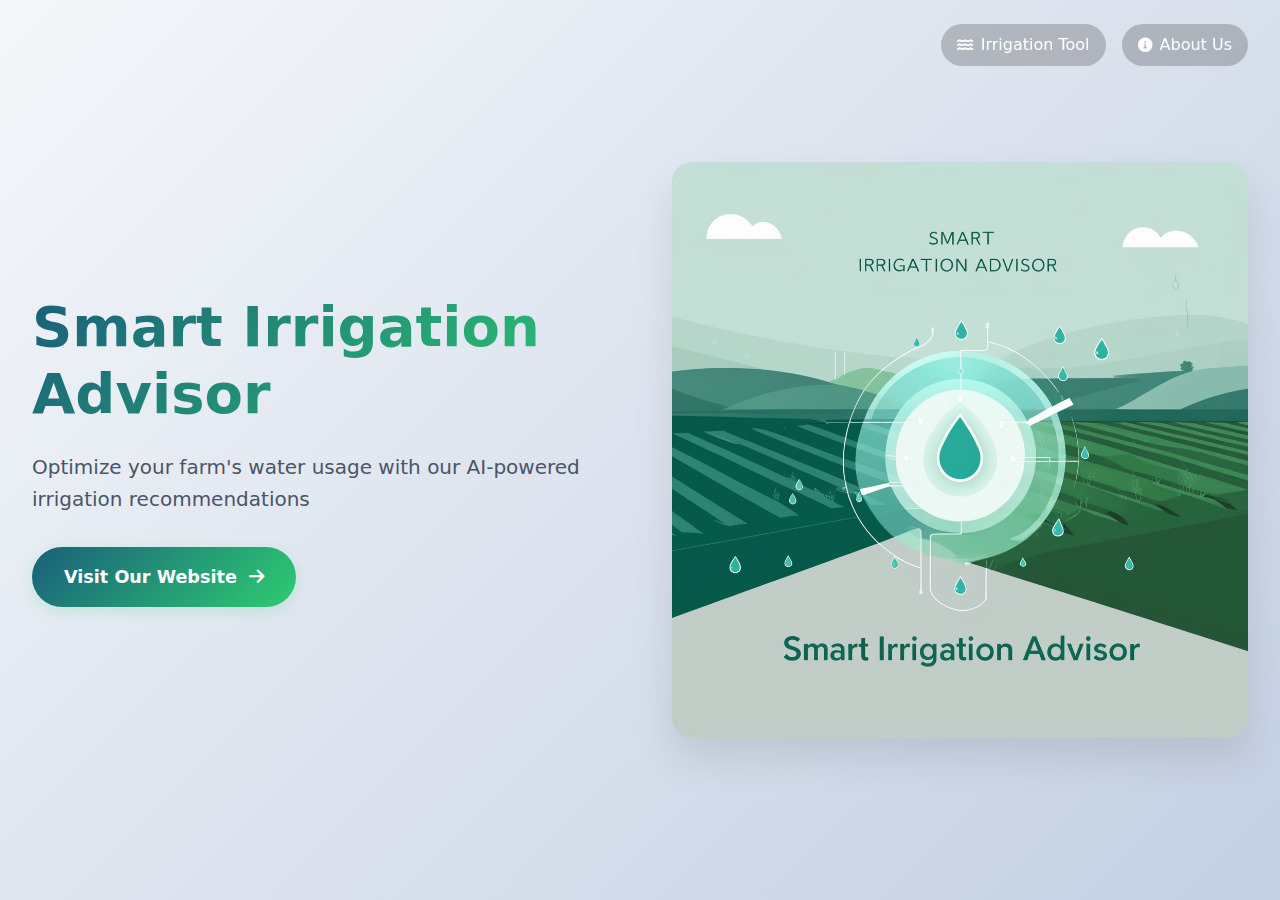
<file: index.html>
<!DOCTYPE html>
<html lang="en">
<head>
    <meta charset="UTF-8">
    <meta name="viewport" content="width=device-width, initial-scale=1.0">
    <title>Smart Irrigation Advisor - Welcome</title>
    <link rel="stylesheet" href="home.css">
    <link rel="stylesheet" href="https://cdnjs.cloudflare.com/ajax/libs/font-awesome/6.0.0/css/all.min.css">
    <style>
        /* Navigation styles */
        .nav {
            position: fixed;
            top: 0;
            left: 0;
            right: 0;
            display: flex;
            justify-content: flex-end;
            padding: 1.5rem 2rem;
            z-index: 100;
        }
        
        .nav-links {
            display: flex;
            gap: 1rem;
        }
        
        .nav-link {
            color: white;
            text-decoration: none;
            padding: 0.5rem 1rem;
            border-radius: 50px;
            background-color: rgba(0, 0, 0, 0.2);
            backdrop-filter: blur(10px);
            transition: all 0.3s ease;
            display: flex;
            align-items: center;
            gap: 0.5rem;
        }
        
        .nav-link:hover {
            background-color: rgba(0, 0, 0, 0.4);
            transform: translateY(-2px);
        }
        
        .nav-link i {
            font-size: 0.9rem;
        }
    </style>
</head>
<body>
    <!-- Navigation -->
    <div class="nav">
        <div class="nav-links">
            <a href="main.html" class="nav-link">
                <i class="fas fa-water"></i>
                Irrigation Tool
            </a>
            <a href="about.html" class="nav-link">
                <i class="fas fa-info-circle"></i>
                About Us
            </a>
        </div>
    </div>

    <div class="hero">
        <div class="hero-content">
            <h1>Smart Irrigation Advisor</h1>
            <p>Optimize your farm's water usage with our AI-powered irrigation recommendations</p>
            <a href="main.html" class="cta-button">
                <span>Visit Our Website</span>
                <i class="fas fa-arrow-right"></i>
            </a>
        </div>
        <div class="hero-image">
            <img src="img_.jpg" alt="Smart Irrigation System" class="hero-img">
        </div>
    </div>
</body>
</html>
</file>
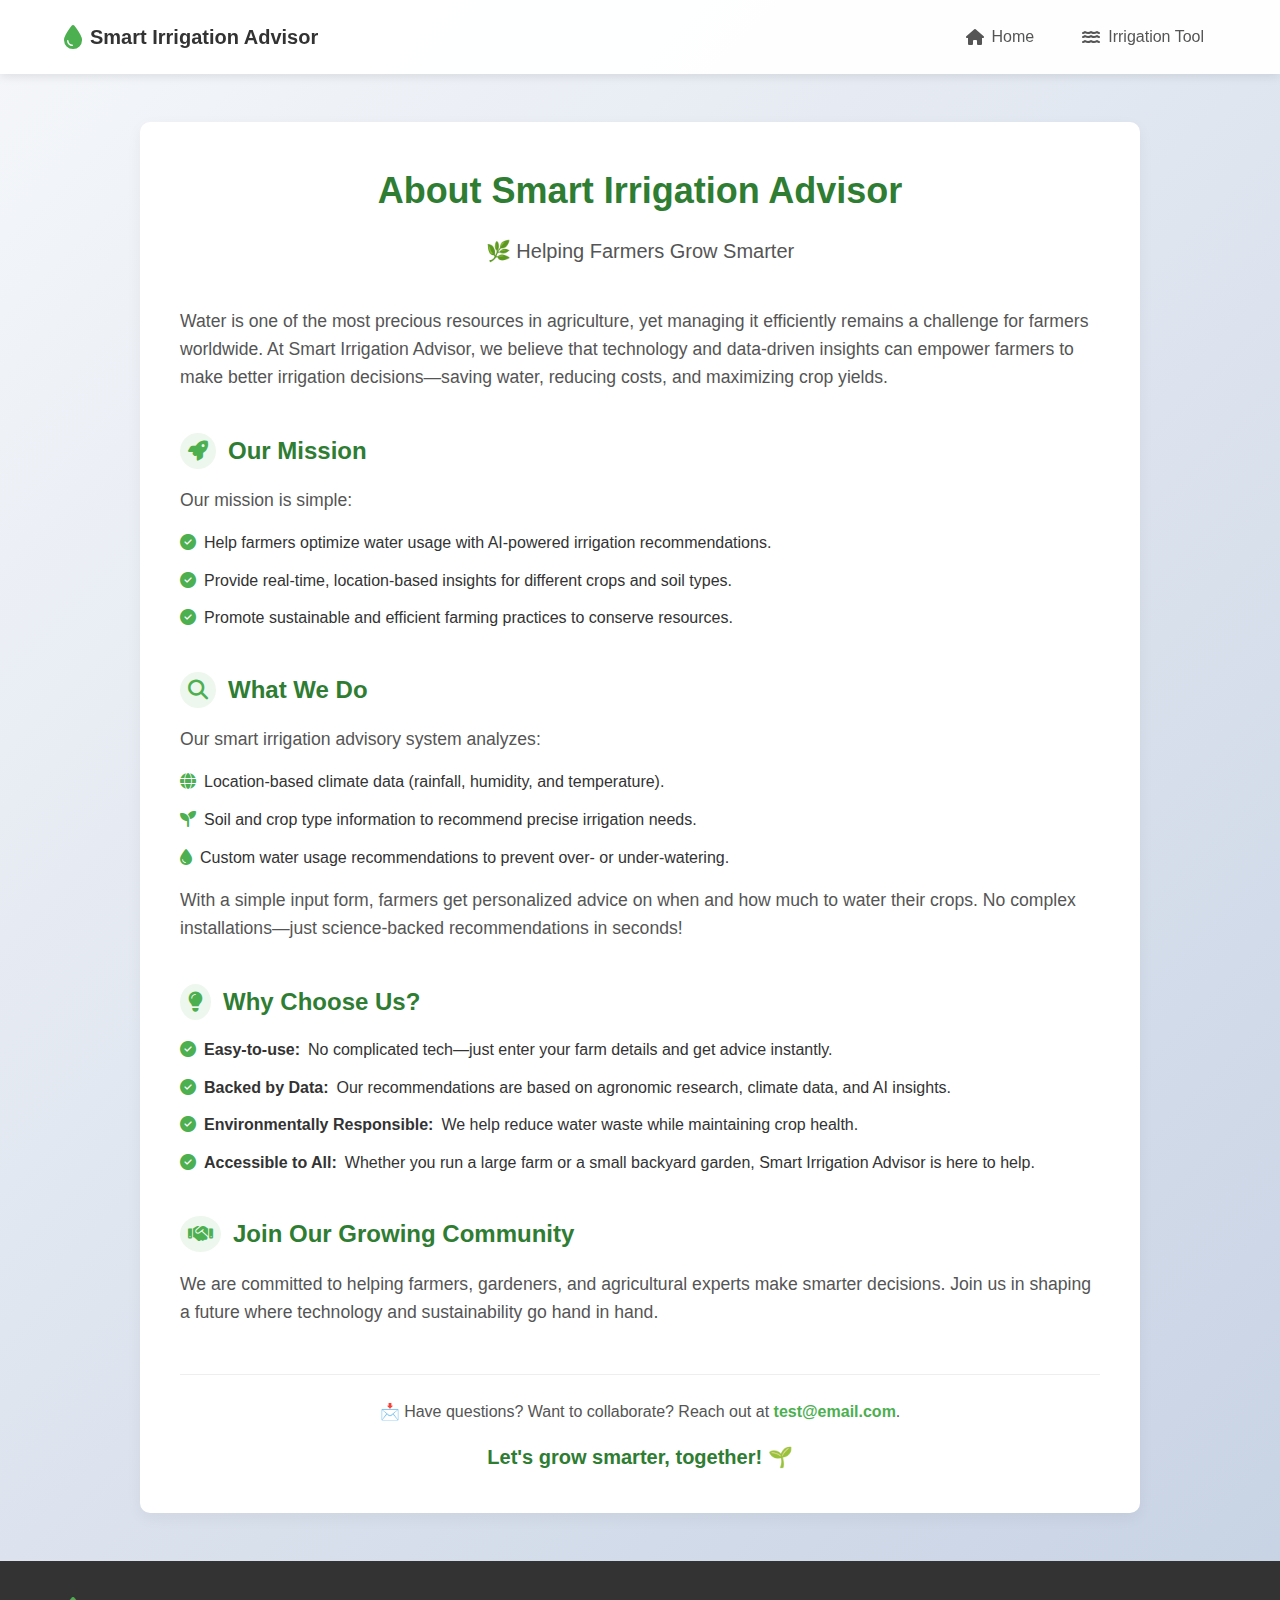
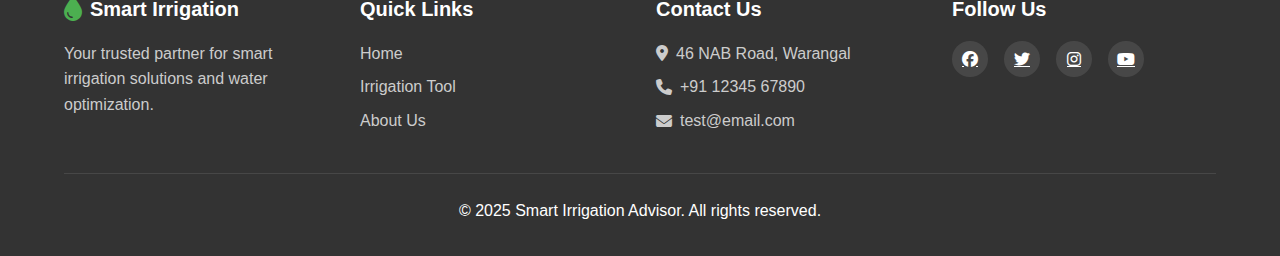
<file: about.html>
<!DOCTYPE html>
<html lang="en">
  <head>
    <meta charset="UTF-8" />
    <meta name="viewport" content="width=device-width, initial-scale=1.0" />
    <title>About Us - Smart Irrigation Advisor</title>
    <link
      rel="stylesheet"
      href="https://cdnjs.cloudflare.com/ajax/libs/font-awesome/6.4.0/css/all.min.css"
    />
    <style>

      * {
        margin: 0;
        padding: 0;
        box-sizing: border-box;
      }

      body {
        font-family: "Segoe UI", Tahoma, Geneva, Verdana, sans-serif;
        line-height: 1.6;
        color: #333;
        background: linear-gradient(135deg, #f5f7fa 0%, #c3cfe2 100%);
        min-height: 100vh;
      }

      /* Navigation */
      nav {
        background-color: rgba(255, 255, 255, 0.95);
        box-shadow: 0 2px 10px rgba(0, 0, 0, 0.1);
        position: sticky;
        top: 0;
        z-index: 100;
      }

      .container {
        width: 90%;
        max-width: 1200px;
        margin: 0 auto;
        padding: 1rem 0;
      }

      .nav-content {
        display: flex;
        justify-content: space-between;
        align-items: center;
      }

      .brand {
        display: flex;
        align-items: center;
        gap: 0.5rem;
      }

      .brand-icon {
        color: #4caf50;
        font-size: 1.5rem;
      }

      .brand-name {
        font-size: 1.25rem;
        font-weight: 600;
        color: #333;
      }

      .nav-menu {
        display: flex;
        gap: 1.5rem;
      }

      .nav-link {
        color: #555;
        text-decoration: none;
        padding: 0.5rem 0.75rem;
        border-radius: 4px;
        transition: all 0.3s ease;
        display: flex;
        align-items: center;
        gap: 0.5rem;
      }

      .nav-link:hover {
        background-color: rgba(76, 175, 80, 0.1);
        color: #4caf50;
      }

      /* Main content */
      main {
        padding: 2rem 0;
      }

      .about-container {
        background-color: white;
        border-radius: 10px;
        box-shadow: 0 5px 15px rgba(0, 0, 0, 0.05);
        padding: 2.5rem;
        margin-bottom: 2rem;
        max-width: 1000px;
        margin: 0 auto;
        animation: fade 0.8s ease-out;
      }

      .about-header {
        text-align: center;
        margin-bottom: 2.5rem;
      }

      .about-title {
        color: #2e7d32;
        font-size: 2.25rem;
        margin-bottom: 1rem;
        font-weight: 700;
      }

      .about-subtitle {
        color: #555;
        font-size: 1.25rem;
        max-width: 800px;
        margin: 0 auto;
      }

      .about-section {
        margin-bottom: 2.5rem;
        animation: fade 0.8s ease-out;
      }

      .section-title {
        color: #2e7d32;
        font-size: 1.5rem;
        margin-bottom: 1rem;
        display: flex;
        align-items: center;
        gap: 0.75rem;
      }

      .section-title i {
        background-color: rgba(76, 175, 80, 0.1);
        color: #4caf50;
        padding: 0.5rem;
        border-radius: 50%;
        font-size: 1.25rem;
      }

      .section-content {
        color: #555;
        font-size: 1.1rem;
      }

      .mission-list,
      .features-list,
      .benefits-list {
        list-style-type: none;
        margin: 1rem 0;
      }

      .mission-list li,
      .features-list li,
      .benefits-list li {
        margin-bottom: 0.75rem;
        display: flex;
        align-items: flex-start;
        gap: 0.5rem;
      }

      .mission-list li i,
      .features-list li i,
      .benefits-list li i {
        color: #4caf50;
        margin-top: 0.25rem;
      }

      .contact-section {
        text-align: center;
        margin-top: 3rem;
        padding-top: 1.5rem;
        border-top: 1px solid #eee;
        color: #555;
      }

      .contact-email {
        color: #4caf50;
        font-weight: 600;
        text-decoration: none;
      }

      .contact-email:hover {
        text-decoration: underline;
      }

      .closing {
        margin-top: 1rem;
        font-size: 1.25rem;
        font-weight: 600;
        color: #2e7d32;
      }

      /* Footer */
      footer {
        background-color: #333;
        color: white;
        padding: 2rem 0;
      }

      .footer-container {
        width: 90%;
        max-width: 1200px;
        margin: 0 auto;
      }

      .footer-vec {
        display: flex;
        flex-wrap: wrap;
        gap: 2rem;
      }

      .footer-vec > div {
        flex: 1;
        min-width: 200px;
      }

      .footer-brand {
        display: flex;
        align-items: center;
        gap: 0.5rem;
        margin-bottom: 1rem;
      }

      .footer-brand-icon {
        color: #4caf50;
        font-size: 1.5rem;
      }

      .footer-brand-name {
        font-size: 1.25rem;
        font-weight: 600;
        color: white;
      }

      .footer-about {
        color: #ccc;
        margin-bottom: 1rem;
      }

      .footer-title {
        font-size: 1.25rem;
        margin-bottom: 1rem;
        color: white;
      }

      .footer-links {
        list-style-type: none;
      }

      .footer-links li {
        margin-bottom: 0.5rem;
      }

      .footer-link {
        color: #ccc;
        text-decoration: none;
        transition: color 0.3s ease;
      }

      .footer-link:hover {
        color: #4caf50;
      }

      .contact-item {
        display: flex;
        align-items: center;
        gap: 0.5rem;
        margin-bottom: 0.5rem;
        color: #ccc;
      }

      .social-links {
        display: flex;
        gap: 1rem;
        margin-top: 1rem;
      }

      .social-link {
        background-color: rgba(255, 255, 255, 0.1);
        color: white;
        width: 36px;
        height: 36px;
        border-radius: 50%;
        display: flex;
        align-items: center;
        justify-content: center;
        transition: all 0.3s ease;
      }

      .social-link:hover {
        background-color: #4caf50;
        transform: translateY(-3px);
      }

      .social-icon {
        font-size: 1rem;
      }

      .copyright {
        text-align: center;
        margin-top: 2rem;
        padding-top: 1.5rem;
        border-top: 1px solid rgba(255, 255, 255, 0.1);
      }

      /* Adjustments done for responsiveness */
      @media (max-width: 768px) {
        .about-title {
          font-size: 1.75rem;
        }

        .about-subtitle {
          font-size: 1.1rem;
        }

        .section-title {
          font-size: 1.3rem;
        }

        .about-container {
          padding: 1.5rem;
        }
      }

      @keyframes fade {
        from {
          opacity: 0;
          transform: translateY(15px); /* Starts from 15px below */
        }
        to {
          opacity: 1;
          transform: translateY(0); /* Moves to original position */
        }
      }
    </style>
  </head>
  <body>
    <!-- Navigation Bar -->
    <nav>
      <div class="container">
        <div class="nav-content">
          <!-- Brand Logo and Name -->
          <div class="brand">
            <i class="fas fa-tint brand-icon"></i>
            <span class="brand-name">Smart Irrigation Advisor</span>
          </div>

          <!-- Navigation Menu -->
          <div class="nav-menu">
            <a href="index.html" class="nav-link">
              <i class="fas fa-home"></i>
              Home
            </a>
            <a href="main.html" class="nav-link">
              <i class="fas fa-water"></i>
              Irrigation Tool
            </a>
          </div>
        </div>
      </div>
    </nav>

    <!-- Main Content -->
    <main>
      <div class="container">
        <div class="about-container">
          <div class="about-header">
            <h1 class="about-title">About Smart Irrigation Advisor</h1>
            <p class="about-subtitle">
              🌿 Helping Farmers Grow Smarter
            </p>
          </div>

          <div class="about-section">
            <p class="section-content">
              Water is one of the most precious resources in agriculture, yet
              managing it efficiently remains a challenge for farmers worldwide.
              At Smart Irrigation Advisor, we believe that technology and
              data-driven insights can empower farmers to make better irrigation
              decisions—saving water, reducing costs, and maximizing crop
              yields.
            </p>
          </div>

          <div class="about-section">
            <h2 class="section-title">
              <i class="fas fa-rocket"></i> Our Mission
            </h2>
            <p class="section-content">Our mission is simple:</p>
            <ul class="mission-list">
              <li>
                <i class="fas fa-check-circle"></i> Help farmers optimize water
                usage with AI-powered irrigation recommendations.
              </li>
              <li>
                <i class="fas fa-check-circle"></i> Provide real-time,
                location-based insights for different crops and soil types.
              </li>
              <li>
                <i class="fas fa-check-circle"></i> Promote sustainable and
                efficient farming practices to conserve resources.
              </li>
            </ul>
          </div>

          <div class="about-section">
            <h2 class="section-title">
              <i class="fas fa-search"></i> What We Do
            </h2>
            <p class="section-content">
              Our smart irrigation advisory system analyzes:
            </p>
            <ul class="features-list">
              <li>
                <i class="fas fa-globe"></i> Location-based climate data
                (rainfall, humidity, and temperature).
              </li>
              <li>
                <i class="fas fa-seedling"></i> Soil and crop type information
                to recommend precise irrigation needs.
              </li>
              <li>
                <i class="fas fa-tint"></i> Custom water usage recommendations
                to prevent over- or under-watering.
              </li>
            </ul>
            <p class="section-content">
              With a simple input form, farmers get personalized advice on when
              and how much to water their crops. No complex installations—just
              science-backed recommendations in seconds!
            </p>
          </div>

          <div class="about-section">
            <h2 class="section-title">
              <i class="fas fa-lightbulb"></i> Why Choose Us?
            </h2>
            <ul class="benefits-list">
              <li>
                <i class="fas fa-check-circle"></i>
                <strong>Easy-to-use:</strong> No complicated tech—just enter
                your farm details and get advice instantly.
              </li>
              <li>
                <i class="fas fa-check-circle"></i>
                <strong>Backed by Data:</strong> Our recommendations are based
                on agronomic research, climate data, and AI insights.
              </li>
              <li>
                <i class="fas fa-check-circle"></i>
                <strong>Environmentally Responsible:</strong> We help reduce
                water waste while maintaining crop health.
              </li>
              <li>
                <i class="fas fa-check-circle"></i>
                <strong>Accessible to All:</strong> Whether you run a large farm
                or a small backyard garden, Smart Irrigation Advisor is here to
                help.
              </li>
            </ul>
          </div>

          <div class="about-section">
            <h2 class="section-title">
              <i class="fas fa-handshake"></i> Join Our Growing Community
            </h2>
            <p class="section-content">
              We are committed to helping farmers, gardeners, and agricultural
              experts make smarter decisions. Join us in shaping a future where
              technology and sustainability go hand in hand.
            </p>
          </div>

          <div class="contact-section">
            <p>
              📩 Have questions? Want to collaborate? Reach out at
              <a href="#" class="contact-email"
                >test@email.com</a
              >.
            </p>
            <p class="closing">Let's grow smarter, together! 🌱</p>
          </div>
        </div>
      </div>
    </main>

    <!-- Footer Section -->
    <footer>
      <div class="footer-container">
        <!-- Footer Content Vec -->
        <div class="footer-vec">
          <!-- Brand Information -->
          <div>
            <div class="footer-brand">
              <i class="fas fa-tint footer-brand-icon"></i>
              <span class="footer-brand-name">Smart Irrigation</span>
            </div>
            <p class="footer-about">
              Your trusted partner for smart irrigation solutions and water
              optimization.
            </p>
          </div>

          <!-- Quick Links -->
          <div>
            <h3 class="footer-title">Quick Links</h3>
            <ul class="footer-links">
              <li><a href="index.html" class="footer-link">Home</a></li>
              <li>
                <a href="main.html" class="footer-link">Irrigation Tool</a>
              </li>
              <li><a href="about.html" class="footer-link">About Us</a></li>
            </ul>
          </div>

          <!-- Contact Information -->
          <div>
            <h3 class="footer-title">Contact Us</h3>
            <ul class="footer-links">
              <li class="contact-item">
                <i class="fas fa-map-marker-alt"></i>
                <span>46 NAB Road, Warangal</span>
              </li>
              <li class="contact-item">
                <i class="fas fa-phone"></i>
                <span>+91 12345 67890</span>
              </li>
              <li class="contact-item">
                <i class="fas fa-envelope"></i>
                <span>test@email.com</span>
              </li>
            </ul>
          </div>

          <!-- Social Media Links -->
          <div>
            <h3 class="footer-title">Follow Us</h3>
            <div class="social-links">
              <a href="#" class="social-link">
                <i class="fab fa-facebook social-icon"></i>
              </a>
              <a href="#" class="social-link">
                <i class="fab fa-twitter social-icon"></i>
              </a>
              <a href="#" class="social-link">
                <i class="fab fa-instagram social-icon"></i>
              </a>
              <a href="#" class="social-link">
                <i class="fab fa-youtube social-icon"></i>
              </a>
            </div>
          </div>
        </div>

        <!-- Copyright Notice -->
        <div class="copyright">
          <p>&copy; 2025 Smart Irrigation Advisor. All rights reserved.</p>
        </div>
      </div>
    </footer>
  </body>
</html>
</file>
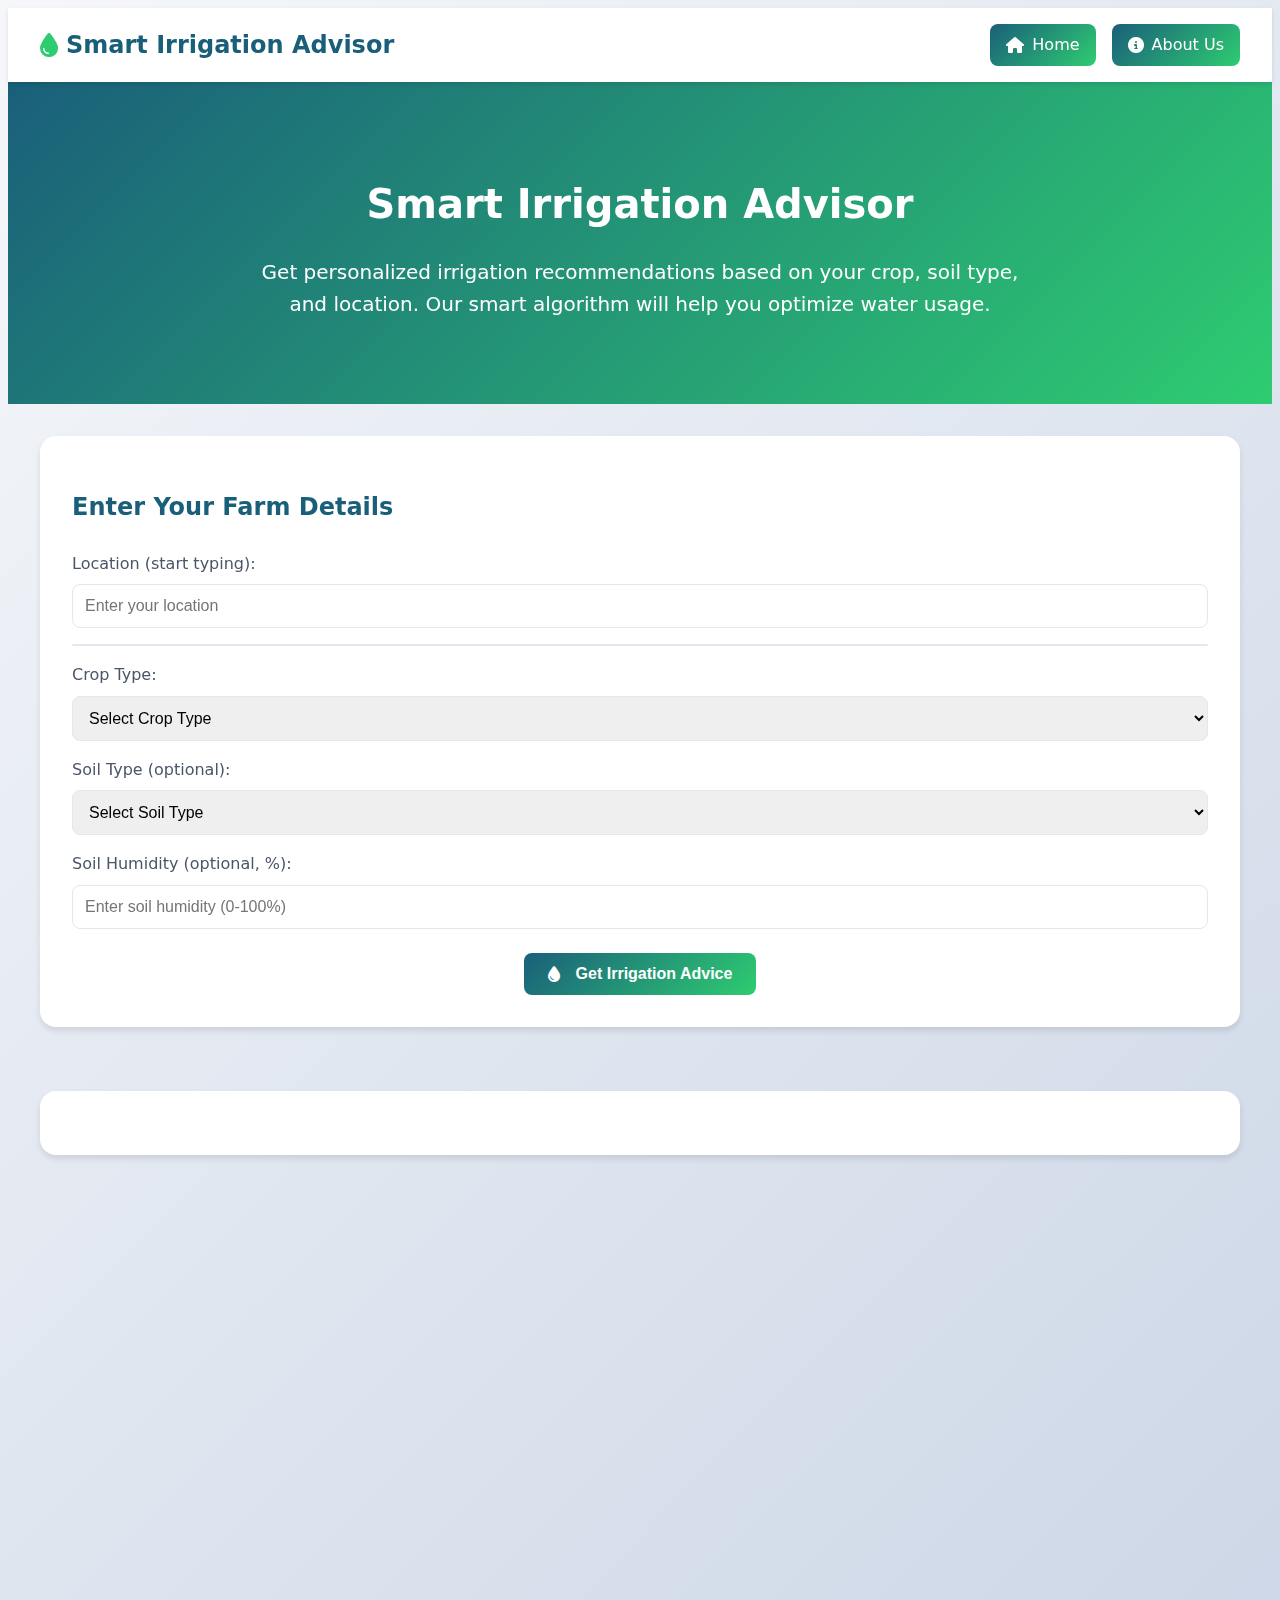
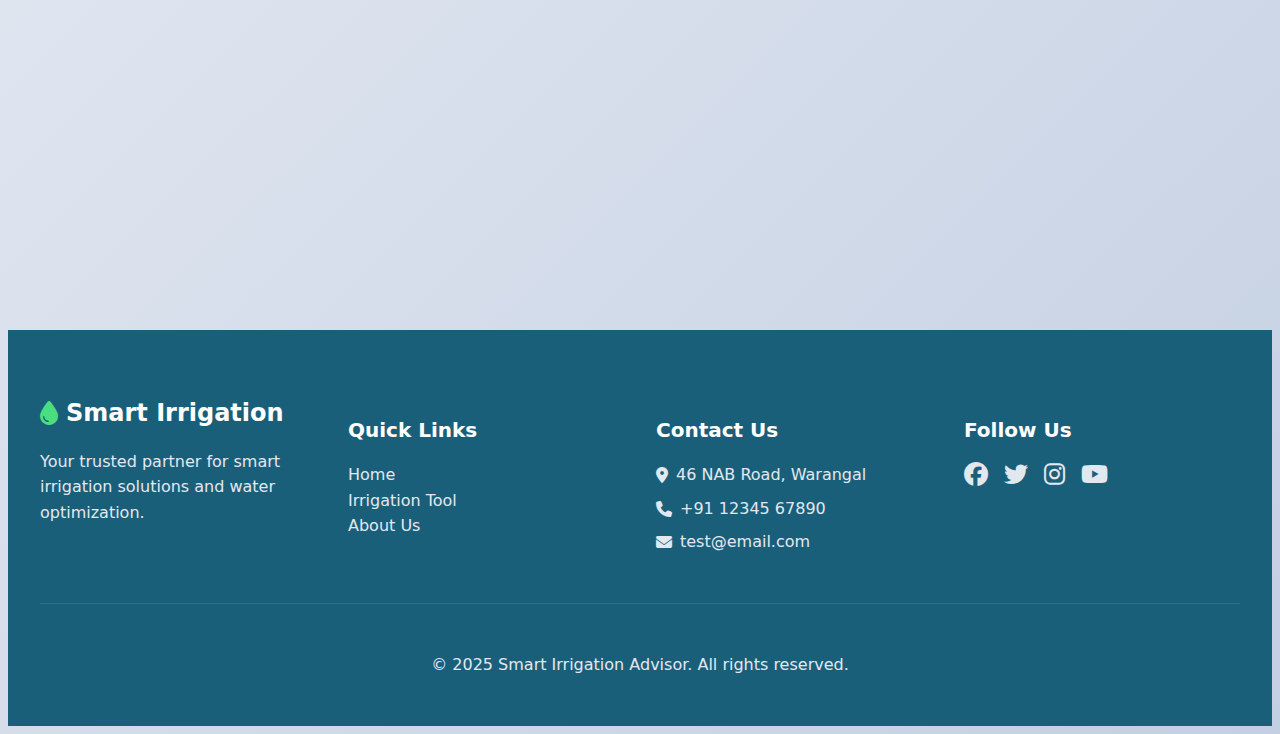
<file: main.html>
<!DOCTYPE html>
<html lang="en">
<head>
    <meta charset="UTF-8">
    <meta name="viewport" content="width=device-width, initial-scale=1.0">
    <title>Smart Irrigation Advisor</title>
    <link rel="stylesheet" href="https://cdnjs.cloudflare.com/ajax/libs/font-awesome/6.4.0/css/all.min.css">
    <link href="https://unpkg.com/aos@2.3.1/dist/aos.css" rel="stylesheet">
    <link rel="stylesheet" href="style.css">
</head>
<body class="tail1">
    <!-- Navigation Bar -->
    <nav class="tail2">
        <div class="tail3">
            <div class="tail4">
                <!-- Brand Logo and Name -->
                <div class="tail5">
                    <i class="fas fa-tint tail6"></i>
                    <span class="tail7">Smart Irrigation Advisor</span>
                </div>
                
                <!-- Desktop Navigation Menu -->
                <div class="tail8">
                    <a href="index.html" class="tail9">
                        <i class="fas fa-home"></i>
                        Home
                    </a>
                    <a href="about.html" class="tail9">
                        <i class="fas fa-info-circle"></i>
                        About Us
                    </a>
                </div>
            </div>
        </div>
    </nav>

    <!-- Hero Section -->
    <div class="tail10">
        <div class="tail11">
            <h1 class="tail12" data-aos="fade-up">Smart Irrigation Advisor</h1>
            <p class="tail13" data-aos="fade-up" data-aos-delay="100">Get personalized irrigation recommendations based on your crop, soil type, and location. Our smart algorithm will help you optimize water usage.</p>
        </div>
    </div>

    <!-- Main Content Area -->
    <main class="tail14">
        <div class="tail15">
            <!-- Farm Details Form -->
            <div class="tail16" data-aos="fade-up">
                <h2 class="tail17">Enter Your Farm Details</h2>
                
                <div class="tail18">
                    <!-- Location Input with Autocomplete -->
                    <div class="tail19">
                        <label for="location" class="tail20">Location (start typing):</label>
                        <input type="text" id="location" placeholder="Enter your location" required
                            class="tail21">
                        <div id="suggestions" class="tail22"></div>
                    </div>
                    
                    <!-- Crop Type Selection -->
                    <div class="tail19">
                        <label for="cropType" class="tail20">Crop Type:</label>
                        <select id="cropType" required class="tail21">
                            <option value="">Select Crop Type</option>
                            <option value="rice">Rice</option>
                            <option value="wheat">Wheat</option>
                            <option value="cotton">Cotton</option>
                            <option value="maize">Maize</option>
                            <option value="sugarcane">Sugarcane</option>
                            <option value="millet">Millet</option>
                            <option value="soybean">Soybean</option>
                            <option value="groundnut">Groundnut</option>
                            <option value="pulses">Pulses</option>
                            <option value="barley">Barley</option>
                            <option value="vegetables">Vegetables</option>
                        </select>
                    </div>
                    
                    <!-- Soil Type Selection -->
                    <div class="tail19">
                        <label for="soilType" class="tail20">Soil Type (optional):</label>
                        <select id="soilType" class="tail21">
                            <option value="">Select Soil Type</option>
                            <option value="sandy">Sandy</option>
                            <option value="clay">Clay</option>
                            <option value="loam">Loam</option>
                            <option value="silt">Silt</option>
                            <option value="peat">Peat</option>
                            <option value="chalk">Chalk</option>
                        </select>
                    </div>
                    
                    <!-- Soil Humidity Input -->
                    <div class="tail19">
                        <label for="soilHumidity" class="tail20">Soil Humidity (optional, %):</label>
                        <input type="number" id="soilHumidity" placeholder="Enter soil humidity (0-100%)" min="0" max="100"
                            class="tail21">
                    </div>
                </div>
                
                <!-- Get Advice Button -->
                <div class="tail23">
                    <button id="getAdviceBtn" class="tail24">
                        <i class="fas fa-tint tail25"></i> Get Irrigation Advice
                    </button>
                </div>
            </div>
            
            <!-- Advice Output Section -->
            <div id="output" class="tail26"></div>
            
            <!-- How It Works Section -->
            <div class="tail27" data-aos="fade-up">
                <h2 class="tail28">How It Works</h2>
                
                <div class="tail29">
                    <!-- Step 1: Location -->
                    <div class="tail30">
                        <div class="tail31">
                            <i class="fas fa-map-marker-alt tail32"></i>
                        </div>
                        <h3 class="tail33">1. Enter Your Location</h3>
                        <p class="tail34">We use your location to understand the climate and water requirements in your area.</p>
                    </div>
                    
                    <!-- Step 2: Crop & Soil -->
                    <div class="tail30">
                        <div class="tail31">
                            <i class="fas fa-leaf tail32"></i>
                        </div>
                        <h3 class="tail33">2. Specify Crop & Soil</h3>
                        <p class="tail34">Different crops and soil types have varying water needs and retention capabilities.</p>
                    </div>
                    
                    <!-- Step 3: Recommendations -->
                    <div class="tail30">
                        <div class="tail31">
                            <i class="fas fa-tint tail32"></i>
                        </div>
                        <h3 class="tail33">3. Get Recommendations</h3>
                        <p class="tail34">Receive personalized irrigation advice to optimize water usage and crop growth.</p>
                    </div>
                </div>
            </div>
        </div>
    </main>

    <!-- Footer Section -->
    <footer class="tail35">
        <div class="tail36">
            <!-- Footer Contents-->
            <div class="tail37">
                <!-- Brand Information -->
                <div>
                    <div class="tail38">
                        <i class="fas fa-tint tail39"></i>
                        <span class="tail40">Smart Irrigation</span>
                    </div>
                    <p class="tail41">Your trusted partner for smart irrigation solutions and water optimization.</p>
                </div>
                
                <!-- Quick Links -->
                <div>
                    <h3 class="tail42">Quick Links</h3>
                    <ul class="tail43">
                        <li><a href="index.html" class="tail44">Home</a></li>
                        <li><a href="main.html" class="tail44">Irrigation Tool</a></li>
                        <li><a href="about.html" class="tail44">About Us</a></li>
                    </ul>
                </div>
                
                <!-- Contact Information -->
                <div>
                    <h3 class="tail42">Contact Us</h3>
                    <ul class="tail45">
                      <li class="tail46">
                        <i class="fas fa-map-marker-alt"></i>
                        <span>46 NAB Road, Warangal</span>
                      </li>
                      <li class="tail46">
                        <i class="fas fa-phone"></i>
                        <span>+91 12345 67890</span>
                      </li>
                      <li class="tail46">
                        <i class="fas fa-envelope"></i>
                        <span>test@email.com</span>
                      </li>
                    </ul>
                </div>
                
                <!-- Social Media Links -->
                <div>
                    <h3 class="tail42">Follow Us</h3>
                    <div class="tail47">
                        <a href="#" class="tail48">
                            <i class="fab fa-facebook tail49"></i>
                        </a>
                        <a href="#" class="tail48">
                            <i class="fab fa-twitter tail49"></i>
                        </a>
                        <a href="#" class="tail48">
                            <i class="fab fa-instagram tail49"></i>
                        </a>
                        <a href="#" class="tail48">
                            <i class="fab fa-youtube tail49"></i>
                        </a>
                    </div>
                </div>
            </div>
            
            <!-- Copyright Notice -->
            <div class="tail50">
                <p>&copy; 2025 Smart Irrigation Advisor. All rights reserved.</p>
            </div>
        </div>
    </footer>

    <!-- Scripts -->
    <script src="https://unpkg.com/aos@2.3.1/dist/aos.js"></script>
    <script src="script.js"></script>
</body>
</html>
</file>
<file: style.css>
/*  Root declaration for future purposes */
:root {
    --primary-green: #15803d;
    --primary-green-dark: #166534;
    --text-shadow-light: 0 1px 2px rgba(0, 0, 0, 0.1);
    --text-shadow-medium: 0 2px 4px rgba(0, 0, 0, 0.2);
}

body {
    background-color: #f9fafb;
    font-family: system-ui, -apple-system, sans-serif;
}

/* Navigation Styles */
.nav1 {
    background-color: #16a34a;
    color: white;
    box-shadow: 0 2px 4px rgba(0,0,0,0.1);
    position: sticky;
    top: 0;
    z-index: 50;
}

.nav2 {
    max-width: 1280px;
    margin: 0 auto;
    padding: 0 1rem;
}

.nav3 {
    display: flex;
    justify-content: space-between;
    align-items: center;
    padding: 1rem 0;
}

.brand1 {
    display: flex;
    align-items: center;
    gap: 0.5rem;
}

.brand2 {
    font-size: 1.5rem;
    font-weight: bold;
}

.menu1 {
    display: none;
}

@media (min-width: 768px) {
    .menu1 {
        display: flex;
        gap: 2rem;
    }
}

.menu2 {
    display: flex;
    align-items: center;
    gap: 0.5rem;
    color: white;
    padding: 0.5rem 1rem;
    border-radius: 0.5rem;
    background: rgba(255, 255, 255, 0.1);
    backdrop-filter: blur(10px);
    transition: all 0.3s ease;
}

.menu2:hover {
    background: rgba(255, 255, 255, 0.2);
    transform: translateY(-2px);
    box-shadow: 0 4px 12px rgba(0, 0, 0, 0.1);
}

.menu2:active {
    transform: translateY(0);
}

.menu2 i {
    font-size: 1.1rem;
}

/* Hero Section */
.hero1 {
    background-color: var(--primary-green);
    background-image: linear-gradient(135deg, var(--primary-green) 0%, var(--primary-green-dark) 100%);
    padding: 4rem 1rem;
}

.hero2 {
    max-width: 1280px;
    margin: 0 auto;
    padding: 0 1rem;
    text-align: center;
}

.hero3 {
    color: white;
    font-size: 3.5rem;
    font-weight: bold;
    text-shadow: var(--text-shadow-medium);
    margin-bottom: 1.5rem;
}

.hero4 {
    color: white;
    font-size: 1.25rem;
    line-height: 1.7;
    opacity: 0.95;
    max-width: 800px;
    margin: 0 auto;
    text-shadow: var(--text-shadow-light);
}

/* Main */
.main1 {
    max-width: 1280px;
    margin: 0 auto;
    padding: 3rem 1rem;
}

.main2 {
    max-width: 896px;
    margin: 0 auto;
}

/* Form  */
.form1 {
    background: white;
    border-radius: 0.5rem;
    box-shadow: 0 1px 3px rgba(0,0,0,0.1);
    padding: 1.5rem;
    margin-bottom: 2rem;
}

.form2 {
    font-size: 1.5rem;
    font-weight: bold;
    color: var(--primary-green);
    margin-bottom: 1.5rem;
}

.form3 {
    display: flex;
    flex-direction: column;
    gap: 1.5rem;
}

@media (min-width: 768px) {
    .form3 {
        flex-direction: row;
        flex-wrap: wrap;
    }
    .form3 > div {
        flex: 1 1 calc(50% - 0.75rem);
    }
}

.input1 {
    position: relative;
}

.label1 {
    display: block;
    color: #374151;
    font-weight: 500;
    margin-bottom: 0.5rem;
}

.input2 {
    width: 100%;
    padding: 0.5rem 1rem;
    border: 1px solid #d1d5db;
    border-radius: 0.375rem;
    outline: none;
    transition: all 0.3s;
}

.input2:focus {
    border-color: transparent;
    box-shadow: 0 0 0 2px var(--primary-green);
}

.button1 {
    text-align: center;
    margin-top: 1.5rem;
}

/* How It Works Section */
.how1 {
    margin-top: 3rem;
    background: #f3f4f6;
    border-radius: 0.5rem;
    padding: 1.5rem;
}

.how2 {
    font-size: 1.5rem;
    font-weight: bold;
    color: var(--primary-green);
    margin-bottom: 1rem;
}

.how3 {
    display: flex;
    flex-direction: column;
    gap: 1.5rem;
    margin-top: 1.5rem;
}

@media (min-width: 768px) {
    .how3 {
        flex-direction: row;
    }
    .how3 > div {
        flex: 1;
    }
}

.step1 {
    text-align: center;
}

.step2 {
    background: white;
    width: 4rem;
    height: 4rem;
    border-radius: 9999px;
    display: flex;
    align-items: center;
    justify-content: center;
    margin: 0 auto 1rem auto;
    box-shadow: 0 1px 3px rgba(0,0,0,0.1);
}

.step3 {
    color: var(--primary-green);
    font-size: 1.5rem;
}

.step4 {
    font-weight: bold;
    margin-bottom: 0.5rem;
}

.step5 {
    color: #4b5563;
}

/* Footer */
.footer1 {
    background: #1f2937;
    color: white;
    padding: 3rem 0;
}

.footer2 {
    max-width: 1280px;
    margin: 0 auto;
    padding: 0 1rem;
}

.footer3 {
    display: flex;
    flex-direction: column;
    gap: 2rem;
}

@media (min-width: 768px) {
    .footer3 {
        flex-direction: row;
        flex-wrap: wrap;
    }
    .footer3 > div {
        flex: 1 1 calc(25% - 1.5rem);
    }
}

.footer4 {
    display: flex;
    align-items: center;
    gap: 0.5rem;
    margin-bottom: 1rem;
}

.footer5 {
    color: #9ca3af;
}

.footer6 {
    font-size: 1.125rem;
    font-weight: bold;
    margin-bottom: 1rem;
}

.footer7 {
    display: flex;
    gap: 1rem;
}

.footer8 {
    color: #9ca3af;
    transition: color 0.3s;
}

.footer8:hover {
    color: white;
}

.footer9 {
    border-top: 1px solid #374151;
    margin-top: 2rem;
    padding-top: 2rem;
    text-align: center;
    color: #9ca3af;
}

/* Location Search Autocomplete */
.suggestions-box {
    position: absolute;
    background: white;
    border: 1px solid #ddd;
    max-width: 100%;
    z-index: 1000;
    border-radius: 5px;
    overflow: hidden;
    box-shadow: 0 4px 6px rgba(0, 0, 0, 0.1);
}

.suggestion {
    padding: 10px;
    cursor: pointer;
    transition: background-color 0.3s ease;
}

.suggestion:hover {
    background-color: #28a745;
    color: white;
}

/* Advice Output  */
.output-box {
    margin-top: 20px;
    padding: 20px;
    background-color: #e8f5e9;
    border: 1px solid #c8e6c9;
    border-radius: 8px;
    font-size: 1.1rem;
    line-height: 1.6;
    display: none;
}

.output-box.show { display: block; }

/* Advice use of  !important starts here  */
.text-xl {
    font-size: 1.4rem !important;
    color: rgb(0, 128, 0) !important;
    margin-bottom: 0.5rem !important;
    font-weight: 700 !important;
}

.text-lg {
    font-size: 1.2rem !important;
}

.text-lg div {
    margin-left: 0.5rem !important;
    color: rgb(0, 128, 0) !important;
    font-weight: 700 !important;
}

.space-y-2 > * + * {
    margin-top: 0.5rem !important;
}

/* Advice Section  */
.advice-section {
    background-color: transparent !important;
    box-shadow: none !important;
    padding: 0 !important;
    margin: 0 !important;
}

.advice-title {
    font-weight: 600;
    color: #2c5282;
    margin-bottom: 1rem;
    font-size: 1.25rem;
    display: flex;
    align-items: center;
    gap: 0.75rem;
    padding-bottom: 0.5rem;
    border-bottom: 2px solid #e2e8f0;
}

.advice-content {
    margin-left: 1rem;
}

.advice-item {
    margin-bottom: 0.75rem;
    display: flex;
    align-items: flex-start;
    gap: 0.75rem;
    color: #4a5568;
}

.advice-item:last-child {
    margin-bottom: 0;
}

.advice-bullet {
    color: #4299e1;
    font-weight: bold;
    font-size: 1.1rem;
}

/* Interactive Button Styles */
.btn-hover-effect {
    position: relative;
    padding: 12px 24px;
    background: linear-gradient(135deg, #4CAF50 0%, #45a049 100%);
    border: none;
    color: white;
    cursor: pointer;
    outline: none;
    font-size: 16px;
    font-weight: 600;
    letter-spacing: 1px;
    border-radius: 5px;
    overflow: hidden;
    box-shadow: 0 4px 15px rgba(0, 0, 0, 0.2);
    transition: all 0.3s ease;
    display: inline-flex;
    align-items: center;
    gap: 8px;
}

/* Button Hover Animation */
.btn-hover-effect:before {
    content: '';
    position: absolute;
    top: 0;
    left: -100%;
    width: 100%;
    height: 100%;
    background: linear-gradient(120deg, transparent, rgba(255, 255, 255, 0.3), transparent);
    transition: all 0.6s ease;
}

.btn-hover-effect:hover {
    transform: translateY(-3px);
    box-shadow: 0 6px 20px rgba(0, 0, 0, 0.25);
    background: linear-gradient(135deg, #45a049 0%, #3d8b40 100%);
}

.btn-hover-effect:hover:before {
    left: 100%;
}

.btn-hover-effect:active {
    transform: translateY(-1px);
    box-shadow: 0 4px 15px rgba(0, 0, 0, 0.2);
}

/* Base Styles */
.tail1 {
    font-family: 'Segoe UI', system-ui, -apple-system, sans-serif;
    line-height: 1.6;
    color: rgb(51, 51, 51);
    background: linear-gradient(135deg, rgb(245, 247, 250) 0%, rgb(195, 207, 226) 100%);
    min-height: 100vh;
}

/* Navigation */
.tail2 {
    background-color: rgb(255, 255, 255);
    box-shadow: 0 2px 4px rgba(0, 0, 0, 0.1);
    position: sticky;
    top: 0;
    z-index: 1000;
}

.tail3 {
    max-width: 1200px;
    margin: 0 auto;
    padding: 1rem;
}

.tail4 {
    display: flex;
    justify-content: space-between;
    align-items: center;
}

.tail5 {
    display: flex;
    align-items: center;
    gap: 0.5rem;
}

.tail6 {
    font-size: 1.5rem;
    color: rgb(46, 204, 113);
}

.tail7 {
    font-size: 1.5rem;
    font-weight: 700;
    color: rgb(26, 95, 122);
}

.tail8 {
    display: flex;
    gap: 1rem;
}

.tail9 {
    display: flex;
    align-items: center;
    gap: 0.5rem;
    padding: 0.5rem 1rem;
    color: rgb(255, 255, 255);
    background: linear-gradient(135deg, rgb(26, 95, 122) 0%, rgb(46, 204, 113) 100%);
    border-radius: 0.5rem;
    text-decoration: none;
    transition: all 0.3s ease;
}

.tail9:hover {
    transform: translateY(-2px);
    box-shadow: 0 4px 12px rgba(46, 204, 113, 0.2);
}

/* Hero Section */
.tail10 {
    background: linear-gradient(135deg, rgb(26, 95, 122) 0%, rgb(46, 204, 113) 100%);
    padding: 4rem 2rem;
    color: rgb(255, 255, 255);
    text-align: center;
}

.tail11 {
    max-width: 800px;
    margin: 0 auto;
}

.tail12 {
    font-size: 2.5rem;
    font-weight: 800;
    margin-bottom: 1rem;
}

.tail13 {
    font-size: 1.25rem;
    opacity: 0.9;
}

/* Main Content */
.tail14 {
    padding: 2rem;
    max-width: 1200px;
    margin: 0 auto;
}

.tail15 {
    display: flex;
    flex-direction: column;
    gap: 2rem;
}

/* Form Styles */
.tail16 {
    background: rgb(255, 255, 255);
    padding: 2rem;
    border-radius: 1rem;
    box-shadow: 0 4px 6px rgba(0, 0, 0, 0.1);
}

.tail17 {
    font-size: 1.5rem;
    font-weight: 700;
    color: rgb(26, 95, 122);
    margin-bottom: 1.5rem;
}

.tail18 {
    display: flex;
    flex-direction: column;
    gap: 1rem;
}

.tail19 {
    display: flex;
    flex-direction: column;
    gap: 0.5rem;
}

.tail20 {
    font-weight: 500;
    color: rgb(74, 85, 104);
}

.tail21 {
    padding: 0.75rem;
    border: 1px solid rgb(226, 232, 240);
    border-radius: 0.5rem;
    font-size: 1rem;
}

.tail22 {
    background: rgb(255, 255, 255);
    border: 1px solid rgb(226, 232, 240);
    border-radius: 0.5rem;
    margin-top: 0.5rem;
    max-height: 200px;
    overflow-y: auto;
}

/* Button Styles */
.tail23 {
    margin-top: 1.5rem;
    text-align: center;
}

.tail24 {
    display: inline-flex;
    align-items: center;
    gap: 0.5rem;
    padding: 0.75rem 1.5rem;
    background: linear-gradient(135deg, rgb(26, 95, 122) 0%, rgb(46, 204, 113) 100%);
    color: rgb(255, 255, 255);
    border: none;
    border-radius: 0.5rem;
    font-size: 1rem;
    font-weight: 600;
    cursor: pointer;
    transition: all 0.3s ease;
}

.tail24:hover {
    transform: translateY(-2px);
    box-shadow: 0 4px 12px rgba(46, 204, 113, 0.2);
}

.tail25 {
    margin-right: 0.5rem;
}

/* Output Box */
.tail26 {
    background: rgb(255, 255, 255);
    padding: 2rem;
    border-radius: 1rem;
    box-shadow: 0 4px 6px rgba(0, 0, 0, 0.1);
    margin-top: 2rem;
}

/* How It Works Section */
.tail27 {
    background: rgb(255, 255, 255);
    padding: 2rem;
    border-radius: 1rem;
    box-shadow: 0 4px 6px rgba(0, 0, 0, 0.1);
}

.tail28 {
    font-size: 1.5rem;
    font-weight: 700;
    color: rgb(26, 95, 122);
    margin-bottom: 2rem;
    text-align: center;
}

.tail29 {
    display: flex;
    flex-direction: column;
    gap: 2rem;
}

@media (min-width: 768px) {
    .tail29 {
        flex-direction: row;
        flex-wrap: wrap;
    }
    .tail29 > div {
        flex: 1 1 calc(33.333% - 1.33rem);
    }
}

.tail30 {
    text-align: center;
    padding: 1.5rem;
    background: rgb(249, 250, 251);
    border-radius: 1rem;
    transition: all 0.3s ease;
}

.tail30:hover {
    transform: translateY(-5px);
    box-shadow: 0 4px 12px rgba(0, 0, 0, 0.1);
}

.tail31 {
    width: 60px;
    height: 60px;
    background: linear-gradient(135deg, rgb(26, 95, 122) 0%, rgb(46, 204, 113) 100%);
    border-radius: 50%;
    display: flex;
    align-items: center;
    justify-content: center;
    margin: 0 auto 1rem;
}

.tail32 {
    font-size: 1.5rem;
    color: rgb(255, 255, 255);
}

.tail33 {
    font-size: 1.25rem;
    font-weight: 600;
    color: rgb(26, 95, 122);
    margin-bottom: 0.5rem;
}

.tail34 {
    color: rgb(74, 85, 104);
}

/* Footer */
.tail35 {
    background: rgb(26, 95, 122);
    color: rgb(255, 255, 255);
    padding: 4rem 2rem 2rem;
    margin-top: 4rem;
}

.tail36 {
    max-width: 1200px;
    margin: 0 auto;
}

.tail37 {
    display: flex;
    flex-direction: column;
    gap: 2rem;
    margin-bottom: 2rem;
}

@media (min-width: 768px) {
    .tail37 {
        flex-direction: row;
        flex-wrap: wrap;
    }
    .tail37 > div {
        flex: 1 1 calc(25% - 1.5rem);
    }
}

.tail38 {
    display: flex;
    align-items: center;
    gap: 0.5rem;
    margin-bottom: 1rem;
}

.tail39 {
    font-size: 1.5rem;
    color: rgb(74, 222, 128);
}

.tail40 {
    font-size: 1.5rem;
    font-weight: 700;
}

.tail41 {
    color: rgb(226, 232, 240);
    line-height: 1.6;
}

.tail42 {
    font-size: 1.25rem;
    font-weight: 600;
    margin-bottom: 1rem;
}

.tail43 {
    list-style: none;
    padding: 0;
}

.tail44 {
    color: rgb(226, 232, 240);
    text-decoration: none;
    transition: color 0.3s ease;
}

.tail44:hover {
    color: rgb(74, 222, 128);
}

.tail45 {
    list-style: none;
    padding: 0;
}

.tail46 {
    display: flex;
    align-items: center;
    gap: 0.5rem;
    margin-bottom: 0.5rem;
    color: rgb(226, 232, 240);
}

.tail47 {
    display: flex;
    gap: 1rem;
}

.tail48 {
    color: rgb(226, 232, 240);
    transition: color 0.3s ease;
}

.tail48:hover {
    color: rgb(74, 222, 128);
}

.tail49 {
    font-size: 1.5rem;
}

.tail50 {
    text-align: center;
    padding-top: 2rem;
    border-top: 1px solid rgba(255, 255, 255, 0.1);
    color: rgb(226, 232, 240);
}

/* Responsive Design */
@media (max-width: 768px) {
    .tail12 {
        font-size: 2rem;
    }
    
    .tail13 {
        font-size: 1.1rem;
    }
    
    .tail14 {
        padding: 1rem;
    }
    
    .tail16, .tail26, .tail27 {
        padding: 1.5rem;
    }
    
    .tail29 {
        flex-direction: column;
    }
}
</file>
<file: home.css>
/* Modern CSS Reset */
* {
    margin: 0;
    padding: 0;
    box-sizing: border-box;
}

body {
    font-family: 'Segoe UI', system-ui, -apple-system, sans-serif;
    line-height: 1.6;
    color: #333;
    background: linear-gradient(135deg, #f5f7fa 0%, #c3cfe2 100%);
    min-height: 100vh;
}

/* Hero Section */
.hero {
    display: flex;
    align-items: center;
    justify-content: space-between;
    min-height: 100vh;
    padding: 2rem;
    max-width: 1400px;
    margin: 0 auto;
    gap: 4rem;
}

.hero-content {
    flex: 1;
    max-width: 600px;
}

.hero-content h1 {
    font-size: 3.5rem;
    font-weight: 800;
    line-height: 1.2;
    margin-bottom: 1.5rem;
    background: linear-gradient(135deg, #1a5f7a 0%, #2ecc71 100%);
    -webkit-background-clip: text;
    -webkit-text-fill-color: transparent;
    animation: fadeInUp 1s ease-out;
}

.hero-content p {
    font-size: 1.25rem;
    color: #4a5568;
    margin-bottom: 2rem;
    animation: fadeInUp 1s ease-out 0.2s backwards;
}

/* CTA Button */
.cta-button {
    display: inline-flex;
    align-items: center;
    gap: 0.75rem;
    padding: 1rem 2rem;
    font-size: 1.1rem;
    font-weight: 600;
    color: white;
    background: linear-gradient(135deg, #1a5f7a 0%, #2ecc71 100%);
    border-radius: 50px;
    text-decoration: none;
    transition: all 0.3s ease;
    box-shadow: 0 4px 15px rgba(46, 204, 113, 0.2);
    animation: fadeInUp 1s ease-out 0.4s backwards;
}

.cta-button:hover {
    transform: translateY(-2px);
    box-shadow: 0 6px 20px rgba(46, 204, 113, 0.3);
}

.cta-button:active {
    transform: translateY(0);
}

.cta-button i {
    transition: transform 0.3s ease;
}

.cta-button:hover i {
    transform: translateX(4px);
}

/* Hero Image */
.hero-image {
    flex: 1;
    display: flex;
    justify-content: center;
    align-items: center;
    animation: fadeInRight 1s ease-out;
}

.hero-img {
    width: 100%;
    max-width: 600px;
    height: auto;
    border-radius: 20px;
    box-shadow: 0 20px 40px rgba(0, 0, 0, 0.1);
    object-fit: cover;
}

/* Animations */
@keyframes fadeInUp {
    from {
        opacity: 0;
        transform: translateY(20px);
    }
    to {
        opacity: 1;
        transform: translateY(0);
    }
}

@keyframes fadeInRight {
    from {
        opacity: 0;
        transform: translateX(20px);
    }
    to {
        opacity: 1;
        transform: translateX(0);
    }
}

/* Responsiveness*/
@media (max-width: 1024px) {
    .hero {
        flex-direction: column;
        text-align: center;
        padding: 4rem 2rem;
    }

    .hero-content {
        max-width: 100%;
    }

    .hero-content h1 {
        font-size: 2.5rem;
    }

    .hero-image {
        width: 100%;
        max-width: 500px;
        margin-top: 2rem;
    }
}

@media (max-width: 640px) {
    .hero-content h1 {
        font-size: 2rem;
    }

    .hero-content p {
        font-size: 1.1rem;
    }

    .cta-button {
        padding: 0.875rem 1.75rem;
        font-size: 1rem;
    }
}
</file>
